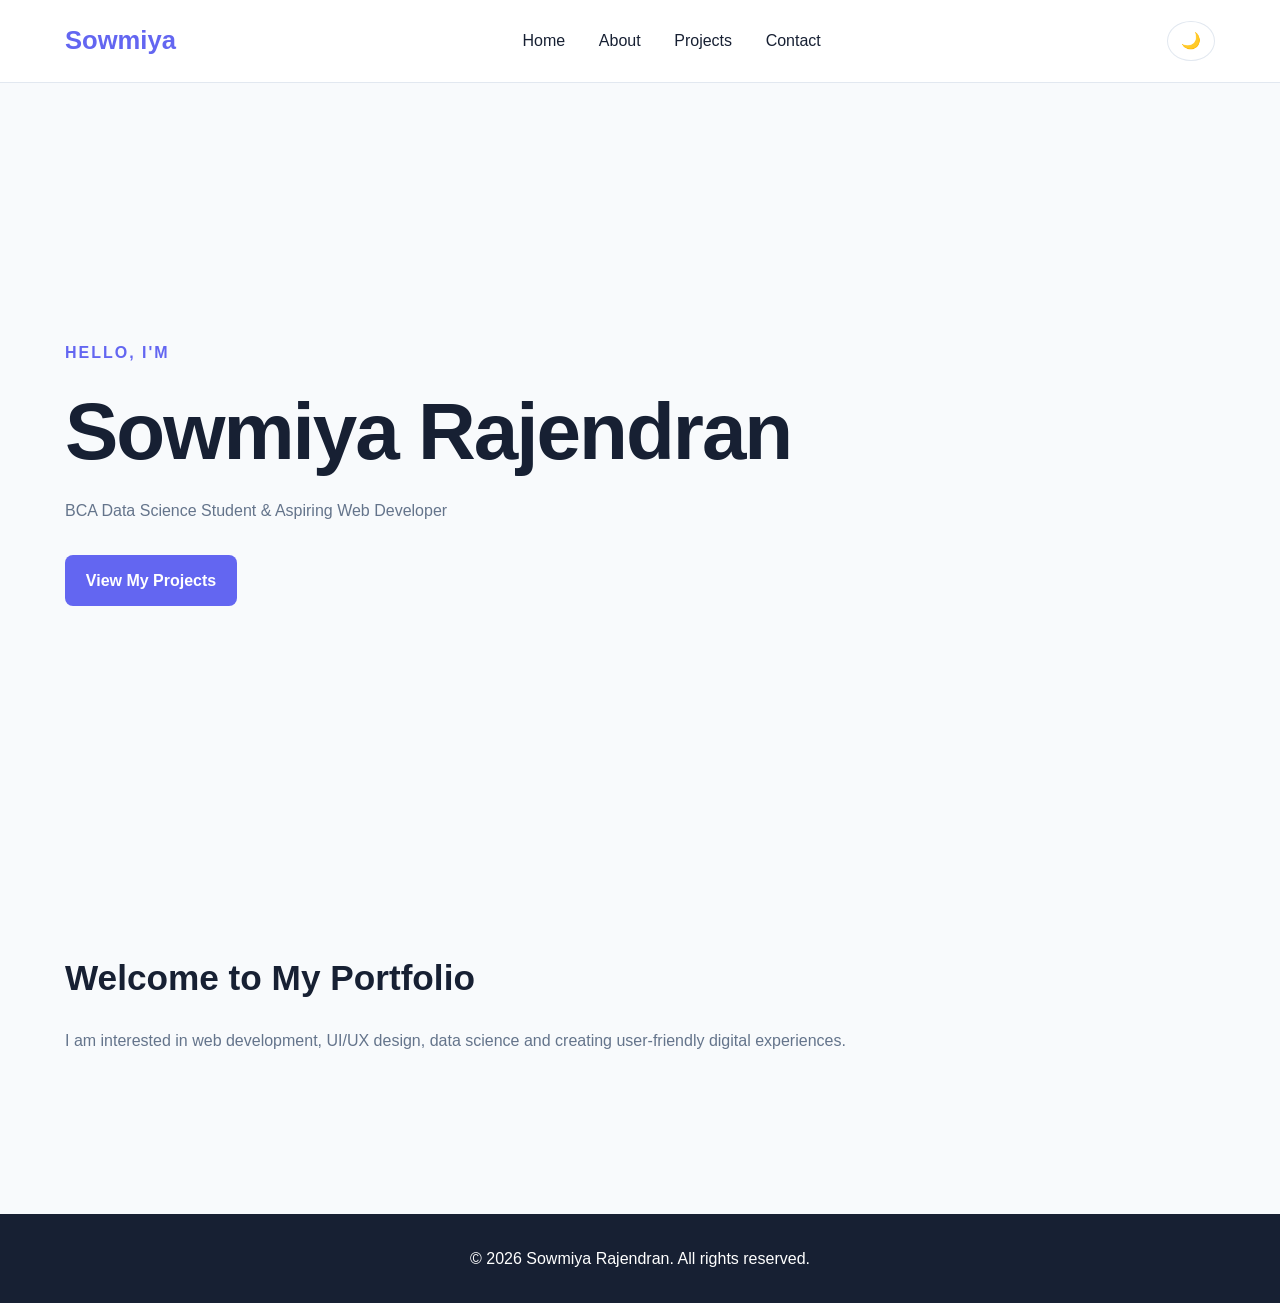
<file: index.html>
<!DOCTYPE html>
<html lang="en">

<head>
    <meta charset="UTF-8">

    <meta name="viewport"
          content="width=device-width, initial-scale=1.0">

    <meta name="description"
          content="Personal portfolio of Sowmiya Rajendran, a BCA Data Science student and aspiring web developer.">

    <meta name="keywords"
          content="Sowmiya Rajendran, web developer, portfolio, BCA, data science">

    <meta name="author"
          content="Sowmiya Rajendran">

    <meta name="robots"
          content="index, follow">

    <title>Sowmiya Rajendran | Web Developer Portfolio</title>

    <link rel="stylesheet" href="style.css">
</head>

<body>

    <header class="site-header">

        <nav aria-label="Main navigation">

            <a href="index.html" class="logo">
                Sowmiya
            </a>

            <ul>
                <li>
                    <a href="index.html" aria-current="page">
                        Home
                    </a>
                </li>

                <li>
                    <a href="about.html">
                        About
                    </a>
                </li>

                <li>
                    <a href="projects.html">
                        Projects
                    </a>
                </li>

                <li>
                    <a href="contact.html">
                        Contact
                    </a>
                </li>
            </ul><button
    type="button"
    id="theme-toggle"
    aria-label="Switch to dark mode">
    🌙
</button>

        </nav>

    </header>


    <main>

        <section class="hero" aria-labelledby="hero-title">

            <p>Hello, I'm</p>

            <h1 id="hero-title">
                Sowmiya Rajendran
            </h1>

            <p>
                BCA Data Science Student & Aspiring Web Developer
            </p>

            <a href="projects.html" class="button">
                View My Projects
            </a>

        </section>


        <section aria-labelledby="intro-title">

            <h2 id="intro-title">
                Welcome to My Portfolio
            </h2>

            <p>
                I am interested in web development, UI/UX design,
                data science and creating user-friendly digital experiences.
            </p>

        </section>

    </main>


    <footer>

        <p>
            &copy; 2026 Sowmiya Rajendran. All rights reserved.
        </p>

    </footer>
<script src="script.js"></script>
</body>
</html>
</file>
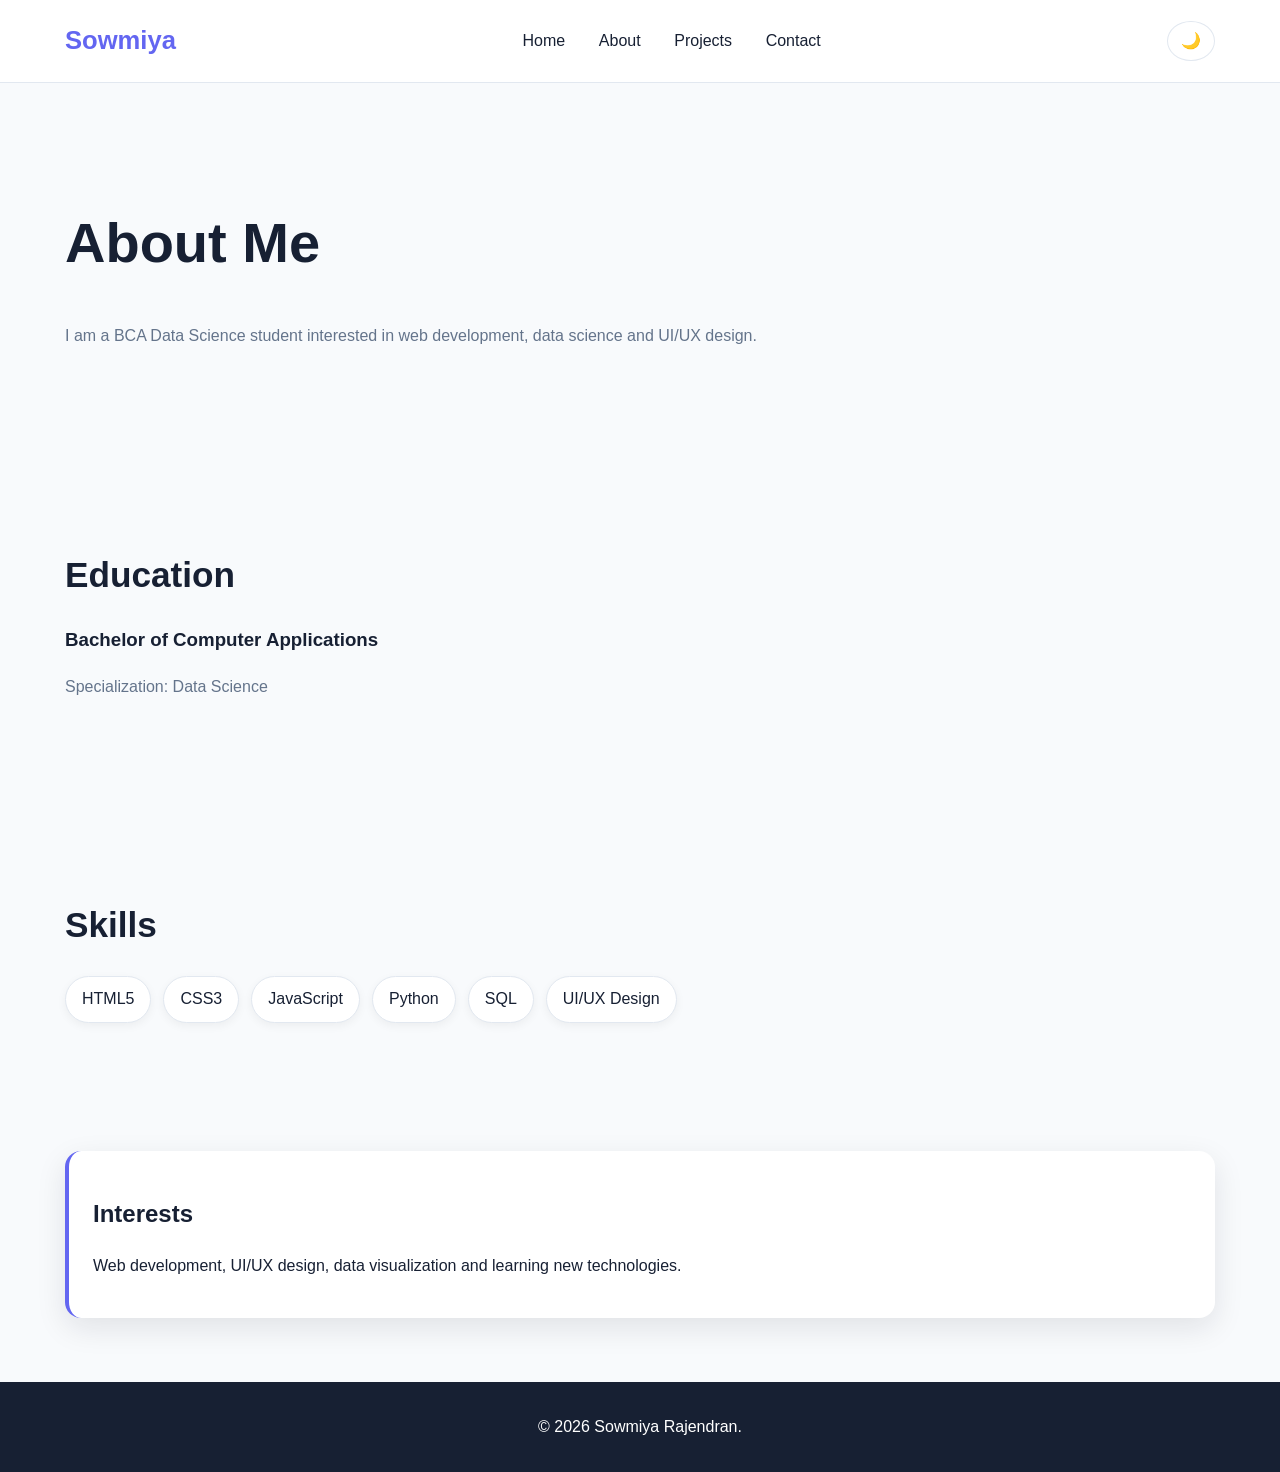
<file: about.html>
<!DOCTYPE html>
<html lang="en">

<head>

    <meta charset="UTF-8">

    <meta name="viewport"
          content="width=device-width, initial-scale=1.0">

    <meta name="description"
          content="Learn more about Sowmiya Rajendran, her education, skills and interests.">

    <meta name="author"
          content="Sowmiya Rajendran">

    <meta name="robots"
          content="index, follow">

    <title>About Me | Sowmiya Rajendran</title>

    <link rel="stylesheet" href="style.css">

</head>

<body>

<header>

    <nav aria-label="Main navigation">

        <a href="index.html" class="logo">
            Sowmiya
        </a>

        <ul>

            <li>
                <a href="index.html">Home</a>
            </li>

            <li>
                <a href="about.html" aria-current="page">
                    About
                </a>
            </li>

            <li>
                <a href="projects.html">
                    Projects
                </a>
            </li>

            <li>
                <a href="contact.html">
                    Contact
                </a>
            </li>

        </ul>
        <button
    type="button"
    id="theme-toggle"
    aria-label="Switch to dark mode">
    🌙
</button>

    </nav>
    

</header>


<main>

    <section aria-labelledby="about-title">

        <h1 id="about-title">
            About Me
        </h1>

        <p>
            I am a BCA Data Science student interested in
            web development, data science and UI/UX design.
        </p>

    </section>


    <section aria-labelledby="education-title">

        <h2 id="education-title">
            Education
        </h2>

        <article>

            <h3>
                Bachelor of Computer Applications
            </h3>

            <p>
                Specialization: Data Science
            </p>

        </article>

    </section>


    <section aria-labelledby="skills-title">

        <h2 id="skills-title">
            Skills
        </h2>

        <ul>

            <li>HTML5</li>
            <li>CSS3</li>
            <li>JavaScript</li>
            <li>Python</li>
            <li>SQL</li>
            <li>UI/UX Design</li>

        </ul>

    </section>


    <aside aria-labelledby="interests-title">

        <h2 id="interests-title">
            Interests
        </h2>

        <p>
            Web development, UI/UX design, data visualization
            and learning new technologies.
        </p>

    </aside>

</main>


<footer>

    <p>
        &copy; 2026 Sowmiya Rajendran.
    </p>

</footer>
<script src="script.js"></script>
</body>
</html>
</file>
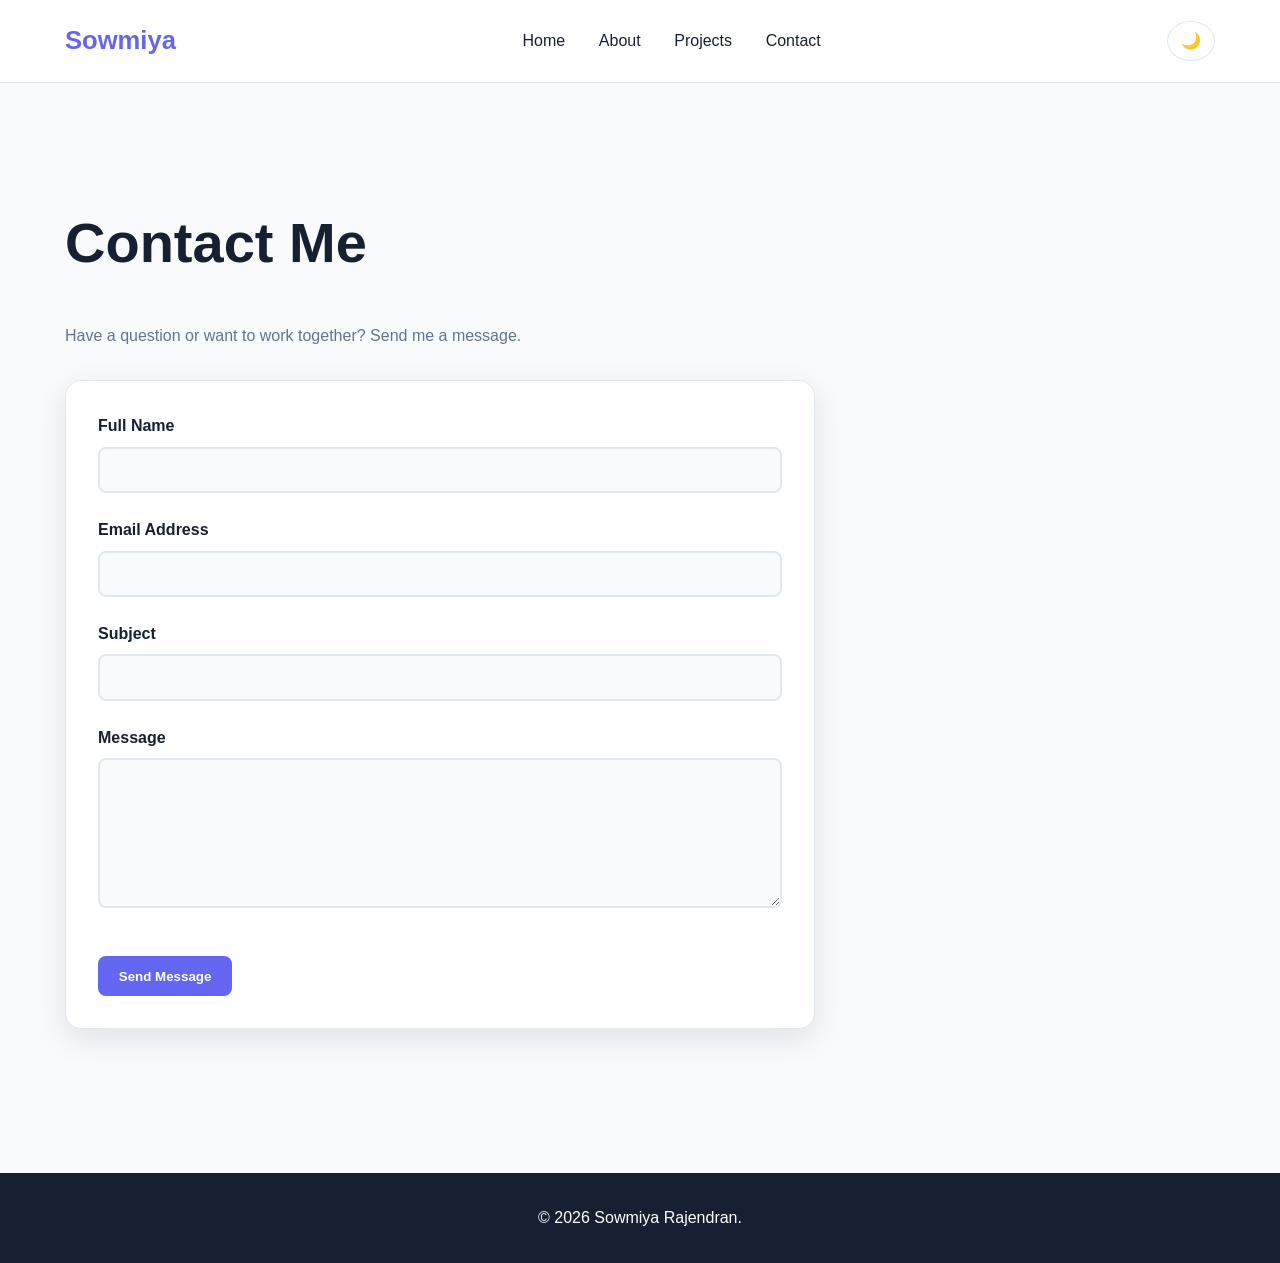
<file: contact.html>
<!DOCTYPE html>
<html lang="en">

<head>

    <meta charset="UTF-8">

    <meta name="viewport"
          content="width=device-width, initial-scale=1.0">

    <meta name="description"
          content="Contact Sowmiya Rajendran through the accessible portfolio contact form.">

    <meta name="author"
          content="Sowmiya Rajendran">

    <meta name="robots"
          content="index, follow">

    <title>Contact | Sowmiya Rajendran</title>

    <link rel="stylesheet" href="style.css">

</head>

<body>

<header>

    <nav aria-label="Main navigation">

        <a href="index.html" class="logo">
            Sowmiya
        </a>

        <ul>

            <li>
                <a href="index.html">Home</a>
            </li>

            <li>
                <a href="about.html">About</a>
            </li>

            <li>
                <a href="projects.html">Projects</a>
            </li>

            <li>
                <a href="contact.html" aria-current="page">
                    Contact
                </a>
            </li>

        </ul>
        <button
    type="button"
    id="theme-toggle"
    aria-label="Switch to dark mode">
    🌙
</button>

    </nav>
    

</header>


<main>

    <section aria-labelledby="contact-title">

        <h1 id="contact-title">
            Contact Me
        </h1>

        <p>
            Have a question or want to work together?
            Send me a message.
        </p>


        <form action="#" method="post">

            <div class="form-group">

                <label for="name">
                    Full Name
                </label>

                <input
                    type="text"
                    id="name"
                    name="name"
                    autocomplete="name"
                    required
                    aria-required="true"
                >

            </div>


            <div class="form-group">

                <label for="email">
                    Email Address
                </label>

                <input
                    type="email"
                    id="email"
                    name="email"
                    autocomplete="email"
                    required
                    aria-required="true"
                >

            </div>


            <div class="form-group">

                <label for="subject">
                    Subject
                </label>

                <input
                    type="text"
                    id="subject"
                    name="subject"
                    required
                    aria-required="true"
                >

            </div>


            <div class="form-group">

                <label for="message">
                    Message
                </label>

                <textarea
                    id="message"
                    name="message"
                    rows="6"
                    required
                    aria-required="true"
                ></textarea>

            </div>


            <button type="submit">
                Send Message
            </button>

        </form>

    </section>

</main>


<footer>

    <p>
        &copy; 2026 Sowmiya Rajendran.
    </p>

</footer>
<script src="script.js"></script>
</body>
</html>
</file>
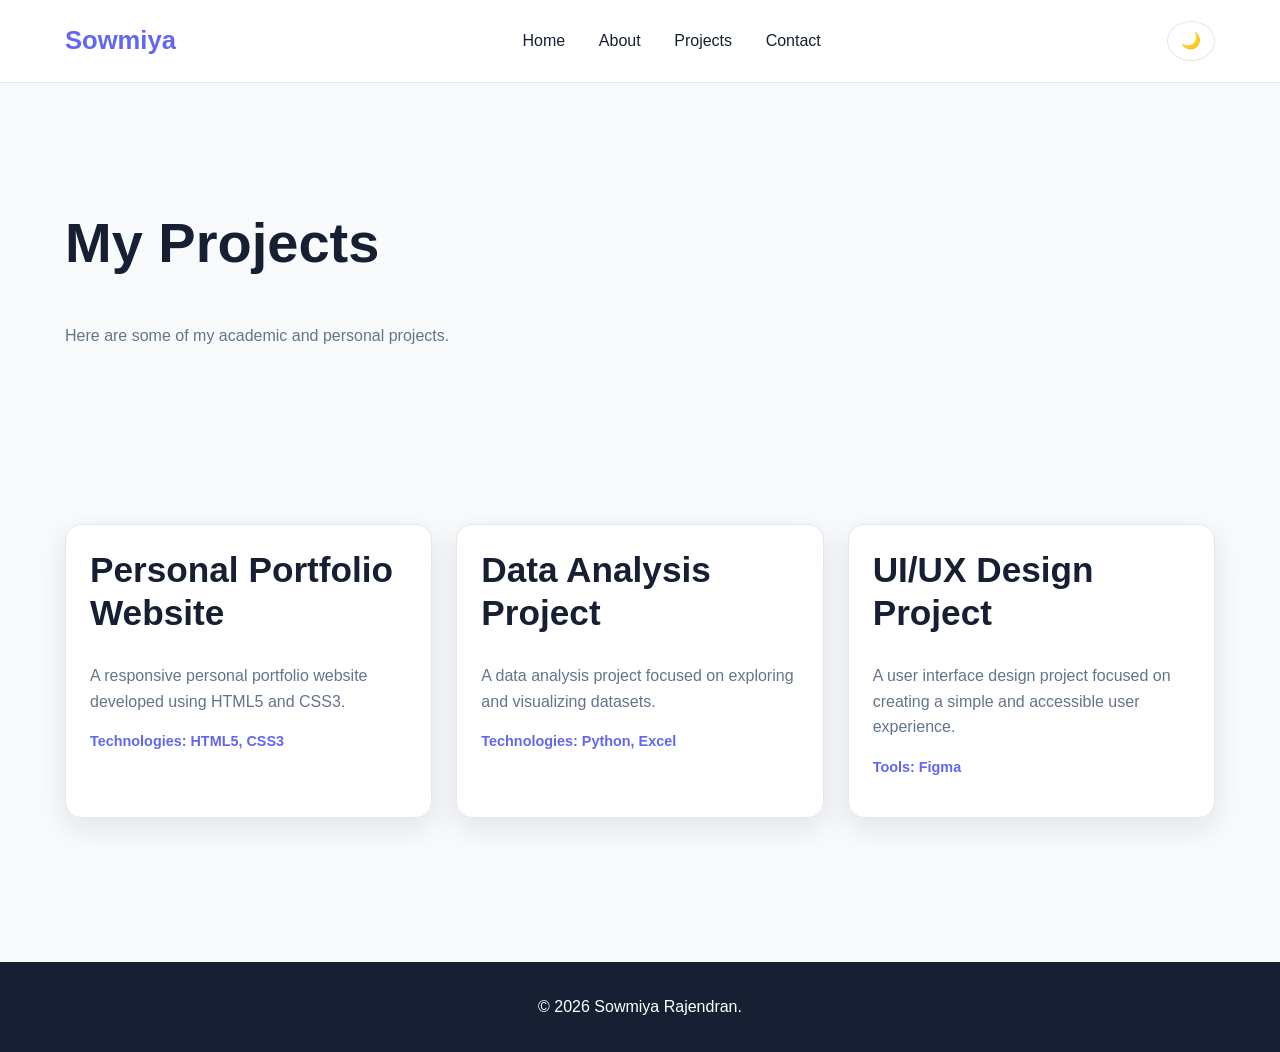
<file: projects.html>
<!DOCTYPE html>
<html lang="en">

<head>

    <meta charset="UTF-8">

    <meta name="viewport"
          content="width=device-width, initial-scale=1.0">

    <meta name="description"
          content="View web development and data science projects by Sowmiya Rajendran.">

    <meta name="author"
          content="Sowmiya Rajendran">

    <meta name="robots"
          content="index, follow">

    <title>Projects | Sowmiya Rajendran</title>

    <link rel="stylesheet" href="style.css">

</head>

<body>

<header>

    <nav aria-label="Main navigation">

        <a href="index.html" class="logo">
            Sowmiya
        </a>

        <ul>

            <li>
                <a href="index.html">Home</a>
            </li>

            <li>
                <a href="about.html">About</a>
            </li>

            <li>
                <a href="projects.html" aria-current="page">
                    Projects
                </a>
            </li>

            <li>
                <a href="contact.html">Contact</a>
            </li>

        </ul>
        <button
    type="button"
    id="theme-toggle"
    aria-label="Switch to dark mode">
    🌙
</button>

    </nav>

</header>


<main>

    <section aria-labelledby="projects-title">

        <h1 id="projects-title">
            My Projects
        </h1>

        <p>
            Here are some of my academic and personal projects.
        </p>

    </section>


    <section aria-label="Project list">

        <article class="project-card">

            <h2>
                Personal Portfolio Website
            </h2>

            <p>
                A responsive personal portfolio website
                developed using HTML5 and CSS3.
            </p>

            <p>
                Technologies: HTML5, CSS3
            </p>

        </article>


        <article class="project-card">

            <h2>
                Data Analysis Project
            </h2>

            <p>
                A data analysis project focused on
                exploring and visualizing datasets.
            </p>

            <p>
                Technologies: Python, Excel
            </p>

        </article>


        <article class="project-card">

            <h2>
                UI/UX Design Project
            </h2>

            <p>
                A user interface design project focused
                on creating a simple and accessible user experience.
            </p>

            <p>
                Tools: Figma
            </p>

        </article>

    </section>

</main>


<footer>

    <p>
        &copy; 2026 Sowmiya Rajendran.
    </p>

</footer>
<script src="script.js"></script>
</body>
</html>
</file>
<file: style.css>
/* =========================================
   THIRANEX INTERNSHIP - TASK 2
   Advanced CSS3 & Responsive Architecture
   ========================================= */


/* =========================================
   1. CSS CUSTOM VARIABLES
   ========================================= */

:root {
    --background: #f8fafc;
    --surface: #ffffff;
    --text: #172033;
    --secondary-text: #64748b;

    --primary: #6366f1;
    --primary-hover: #4f46e5;

    --border: #e2e8f0;

    --header-background: rgba(255, 255, 255, 0.9);
    --footer-background: #172033;

    --shadow: 0 10px 30px rgba(15, 23, 42, 0.10);

    --radius: 16px;

    --container: 1150px;

    --transition: 0.3s ease;
}


/* =========================================
   2. DARK THEME
   ========================================= */

[data-theme="dark"] {
    --background: #0f172a;
    --surface: #1e293b;
    --text: #f8fafc;
    --secondary-text: #cbd5e1;

    --primary: #818cf8;
    --primary-hover: #a5b4fc;

    --border: #334155;

    --header-background: rgba(15, 23, 42, 0.9);
    --footer-background: #020617;

    --shadow: 0 10px 30px rgba(0, 0, 0, 0.3);
}


/* =========================================
   3. BASIC RESET
   ========================================= */

* {
    box-sizing: border-box;
}

html {
    scroll-behavior: smooth;
}

body {
    margin: 0;

    font-family:
        Arial,
        Helvetica,
        sans-serif;

    line-height: 1.6;

    background: var(--background);
    color: var(--text);

    transition:
        background var(--transition),
        color var(--transition);
}

img {
    max-width: 100%;
    height: auto;
    display: block;
}

a {
    color: inherit;
}


/* =========================================
   4. ACCESSIBILITY
   ========================================= */

a:focus-visible,
button:focus-visible,
input:focus-visible,
textarea:focus-visible {
    outline: 3px solid var(--primary);
    outline-offset: 4px;
}


/* =========================================
   5. HEADER + NAVIGATION
   ========================================= */

header {
    position: sticky;
    top: 0;

    z-index: 100;

    background: var(--header-background);

    border-bottom: 1px solid var(--border);

    backdrop-filter: blur(10px);
}

nav {
    width: min(
        calc(100% - 2rem),
        var(--container)
    );

    margin: auto;

    padding: 1rem 0;

    display: flex;

    flex-direction: column;

    align-items: center;

    gap: 1rem;
}

.logo {
    color: var(--primary);

    font-size: 1.6rem;

    font-weight: 800;

    text-decoration: none;
}

nav ul {
    list-style: none;

    margin: 0;
    padding: 0;

    display: flex;

    flex-wrap: wrap;

    justify-content: center;

    gap: 0.5rem;
}

nav ul a {
    display: block;

    padding: 0.5rem 0.8rem;

    text-decoration: none;

    border-radius: 8px;

    transition:
        background var(--transition),
        color var(--transition);
}

nav ul a:hover {
    background: var(--primary);

    color: white;
}


/* =========================================
   6. THEME BUTTON
   ========================================= */

#theme-toggle {
    margin: 0;

    padding: 0.6rem 0.8rem;

    border: 1px solid var(--border);

    border-radius: 50%;

    background: var(--surface);

    color: var(--text);

    cursor: pointer;

    font-size: 1rem;

    box-shadow: none;
}

#theme-toggle:hover {
    transform: scale(1.05);

    background: var(--primary);

    color: white;
}


/* =========================================
   7. MAIN CONTAINER
   ========================================= */

main {
    width: min(
        calc(100% - 2rem),
        var(--container)
    );

    margin: auto;
}


/* =========================================
   8. HERO SECTION
   ========================================= */

.hero {
    min-height: 80vh;

    display: flex;

    flex-direction: column;

    justify-content: center;

    align-items: flex-start;

    padding: 4rem 0;

    position: relative;
}

.hero h1 {
    margin: 0.5rem 0;

    font-size: clamp(
        2.5rem,
        10vw,
        5rem
    );

    line-height: 1.05;

    letter-spacing: -2px;
}

.hero p {
    color: var(--secondary-text);

    max-width: 650px;
}

.hero p:first-child {
    color: var(--primary);

    font-weight: bold;

    text-transform: uppercase;

    letter-spacing: 2px;
}


/* =========================================
   9. BUTTON
   ========================================= */

.button,
button {
    display: inline-flex;

    align-items: center;

    justify-content: center;

    padding: 0.8rem 1.3rem;

    margin-top: 1rem;

    border: none;

    border-radius: 8px;

    background: var(--primary);

    color: white;

    font-weight: bold;

    text-decoration: none;

    cursor: pointer;

    transition:
        transform var(--transition),
        background var(--transition),
        box-shadow var(--transition);
}

.button:hover,
button:hover {
    background: var(--primary-hover);

    transform: translateY(-3px);

    box-shadow: var(--shadow);
}


/* =========================================
   10. SECTIONS
   ========================================= */

section {
    padding: 4rem 0;
}

section h1,
section h2 {
    line-height: 1.2;
}

section h1 {
    font-size: clamp(
        2rem,
        7vw,
        3.5rem
    );
}

section h2 {
    font-size: clamp(
        1.5rem,
        5vw,
        2.2rem
    );
}

section p {
    color: var(--secondary-text);
}


/* =========================================
   11. SKILLS - FLEXBOX
   ========================================= */

section[aria-labelledby="skills-title"] ul {
    list-style: none;

    padding: 0;

    display: flex;

    flex-wrap: wrap;

    gap: 0.75rem;
}

section[aria-labelledby="skills-title"] li {
    padding: 0.6rem 1rem;

    background: var(--surface);

    border: 1px solid var(--border);

    border-radius: 50px;

    box-shadow: 0 3px 10px rgba(0, 0, 0, 0.05);

    transition:
        transform var(--transition),
        border-color var(--transition);
}

section[aria-labelledby="skills-title"] li:hover {
    transform: translateY(-3px);

    border-color: var(--primary);
}


/* =========================================
   12. ASIDE
   ========================================= */

aside {
    margin: 2rem 0;

    padding: 1.5rem;

    background: var(--surface);

    border-left: 4px solid var(--primary);

    border-radius: var(--radius);

    box-shadow: var(--shadow);
}


/* =========================================
   13. PROJECTS - CSS GRID
   ========================================= */

section[aria-label="Project list"] {
    display: grid;

    grid-template-columns: 1fr;

    gap: 1.5rem;
}


/* Project Card */

.project-card {
    padding: 1.5rem;

    background: var(--surface);

    border: 1px solid var(--border);

    border-radius: var(--radius);

    box-shadow: var(--shadow);

    transition:
        transform var(--transition),
        box-shadow var(--transition),
        border-color var(--transition);
}

.project-card:hover {
    transform: translateY(-8px);

    border-color: var(--primary);

    box-shadow:
        0 15px 35px rgba(0, 0, 0, 0.15);
}

.project-card h2 {
    margin-top: 0;
}

.project-card p:last-child {
    color: var(--primary);

    font-weight: bold;

    font-size: 0.9rem;
}


/* =========================================
   14. CONTACT FORM
   ========================================= */

form {
    max-width: 750px;

    margin-top: 2rem;

    padding: 1.5rem;

    background: var(--surface);

    border: 1px solid var(--border);

    border-radius: var(--radius);

    box-shadow: var(--shadow);
}

.form-group {
    margin-bottom: 1.5rem;
}

label {
    display: block;

    margin-bottom: 0.5rem;

    font-weight: bold;
}

input,
textarea {
    width: 100%;

    padding: 0.85rem 1rem;

    border: 2px solid var(--border);

    border-radius: 8px;

    background: var(--background);

    color: var(--text);

    transition:
        border-color var(--transition),
        box-shadow var(--transition);
}

input:focus,
textarea:focus {
    border-color: var(--primary);

    outline: none;

    box-shadow:
        0 0 0 3px
        rgba(99, 102, 241, 0.15);
}

textarea {
    min-height: 150px;

    resize: vertical;
}


/* =========================================
   15. FOOTER
   ========================================= */

footer {
    margin-top: 4rem;

    padding: 2rem 1rem;

    text-align: center;

    background: var(--footer-background);

    color: white;
}

footer p {
    margin: 0;
}


/* =========================================
   16. TABLET
   ========================================= */

@media (min-width: 600px) {

    nav {
        flex-direction: row;

        justify-content: space-between;
    }

    main {
        width: min(
            calc(100% - 3rem),
            var(--container)
        );
    }

    section[aria-label="Project list"] {
        grid-template-columns:
            repeat(2, 1fr);
    }

    form {
        padding: 2rem;
    }
}


/* =========================================
   17. DESKTOP
   ========================================= */

@media (min-width: 900px) {

    nav {
        padding: 1.25rem 0;
    }

    section[aria-label="Project list"] {
        grid-template-columns:
            repeat(3, 1fr);
    }

    .hero {
        min-height: 85vh;
    }
}


/* =========================================
   18. LARGE DESKTOP
   ========================================= */

@media (min-width: 1200px) {

    section {
        padding: 5rem 0;
    }

    .hero h1 {
        max-width: 900px;
    }
}


/* =========================================
   19. REDUCED MOTION
   ========================================= */

@media (prefers-reduced-motion: reduce) {

    html {
        scroll-behavior: auto;
    }

    *,
    *::before,
    *::after {
        transition-duration: 0.01ms !important;
    }
}
</file>
